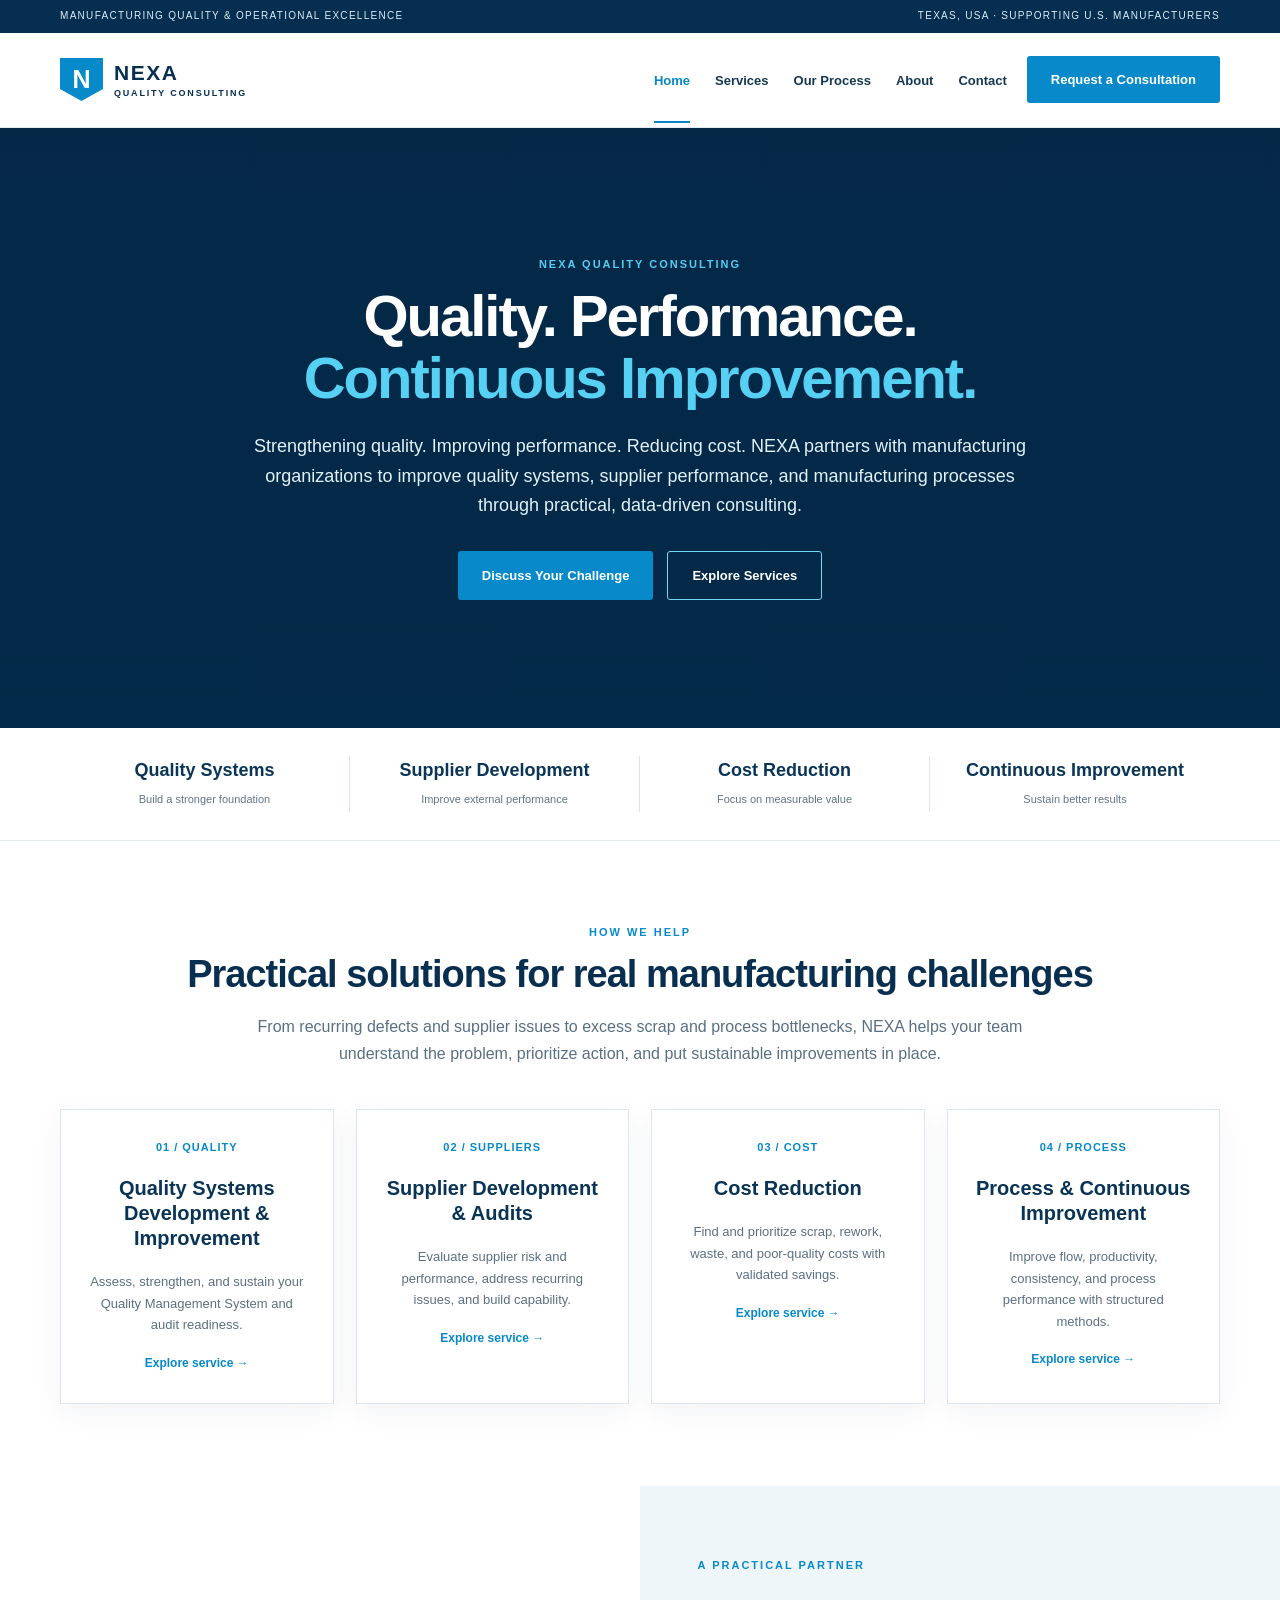
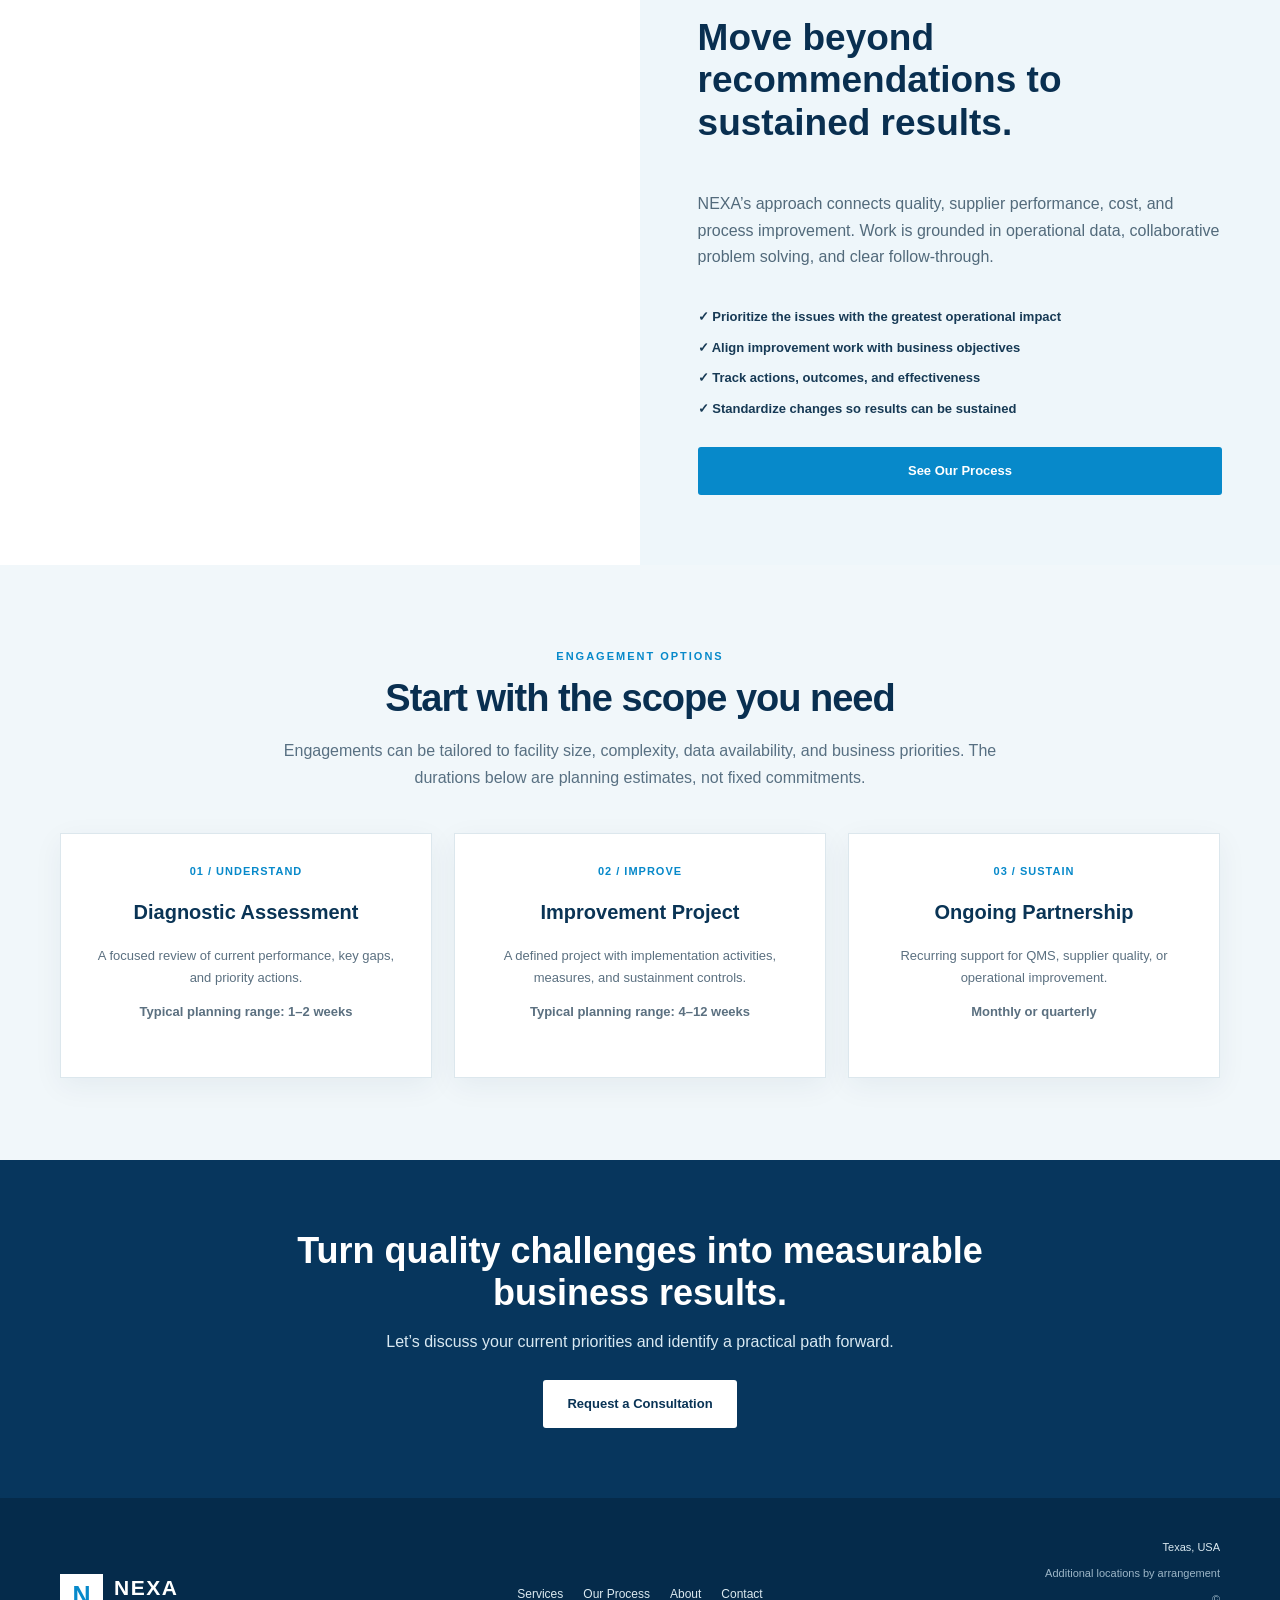
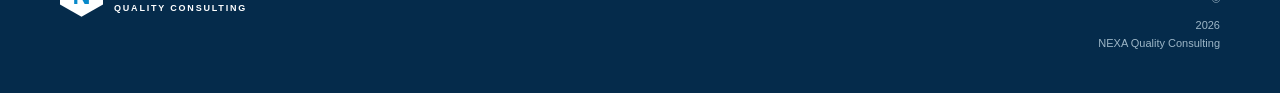
<file: index.html>
<!doctype html>
<html lang="en">
<head>
  <meta charset="utf-8">
  <meta name="viewport" content="width=device-width, initial-scale=1">
  <meta name="description" content="NEXA Quality Consulting helps manufacturers strengthen quality systems, improve supplier performance, reduce operating costs, and sustain continuous improvement.">
  <meta name="theme-color" content="#062e51">
  <title>NEXA Quality Consulting | Quality. Performance. Continuous Improvement.</title>
  <link rel="canonical" href="https://nexaqualitysolutions.com/">
  <link rel="stylesheet" href="styles.css">
  <script src="script.js" defer></script>
</head>
<body>
  <div class="topbar"><div class="container"><span>MANUFACTURING QUALITY & OPERATIONAL EXCELLENCE</span><span>TEXAS, USA · SUPPORTING U.S. MANUFACTURERS</span></div></div>
  <header class="header"><div class="container navwrap">
    <a class="logo" href="index.html" aria-label="NEXA Quality Consulting home"><span class="logo-mark">N</span><span class="logo-text">NEXA <small>QUALITY CONSULTING</small></span></a>
    <button class="menu" type="button" aria-expanded="false" aria-controls="site-nav" aria-label="Open navigation">☰</button>
    <nav class="nav" id="site-nav" aria-label="Main navigation">
      <a class="active" href="index.html">Home</a><a href="services.html">Services</a><a href="process.html">Our Process</a><a href="about.html">About</a><a href="contact.html">Contact</a>
    </nav><a class="btn btn-blue navbtn" href="contact.html">Request a Consultation</a>
  </div></header>
  <main>
    <section class="hero-home"><div class="container inner">
      <div class="eyebrow">NEXA QUALITY CONSULTING</div>
      <h1>Quality. Performance.<br><span>Continuous Improvement.</span></h1>
      <p>Strengthening quality. Improving performance. Reducing cost. NEXA partners with manufacturing organizations to improve quality systems, supplier performance, and manufacturing processes through practical, data-driven consulting.</p>
      <div class="hero-buttons"><a class="btn btn-blue" href="contact.html">Discuss Your Challenge</a><a class="btn btn-outline" href="services.html">Explore Services</a></div>
    </div></section>
    <section class="trust"><div class="container trustgrid">
      <div><strong>Quality Systems</strong><span>Build a stronger foundation</span></div><div><strong>Supplier Development</strong><span>Improve external performance</span></div><div><strong>Cost Reduction</strong><span>Focus on measurable value</span></div><div><strong>Continuous Improvement</strong><span>Sustain better results</span></div>
    </div></section>
    <section class="section"><div class="container center">
      <div class="eyebrow">HOW WE HELP</div><h2>Practical solutions for real manufacturing challenges</h2>
      <p>From recurring defects and supplier issues to excess scrap and process bottlenecks, NEXA helps your team understand the problem, prioritize action, and put sustainable improvements in place.</p>
      <div class="cards four">
        <article class="card result-card"><div class="number">01 / QUALITY</div><h3>Quality Systems Development & Improvement</h3><p>Assess, strengthen, and sustain your Quality Management System and audit readiness.</p><a href="services.html#quality">Explore service →</a></article>
        <article class="card result-card"><div class="number">02 / SUPPLIERS</div><h3>Supplier Development & Audits</h3><p>Evaluate supplier risk and performance, address recurring issues, and build capability.</p><a href="services.html#suppliers">Explore service →</a></article>
        <article class="card result-card"><div class="number">03 / COST</div><h3>Cost Reduction</h3><p>Find and prioritize scrap, rework, waste, and poor-quality costs with validated savings.</p><a href="services.html#cost">Explore service →</a></article>
        <article class="card result-card"><div class="number">04 / PROCESS</div><h3>Process & Continuous Improvement</h3><p>Improve flow, productivity, consistency, and process performance with structured methods.</p><a href="services.html#improvement">Explore service →</a></article>
      </div>
    </div></section>
    <section class="split"><div class="photo" role="img" aria-label="Manufacturing equipment and production environment"></div><div class="copy">
      <div class="eyebrow">A PRACTICAL PARTNER</div><h2>Move beyond recommendations to sustained results.</h2>
      <p>NEXA’s approach connects quality, supplier performance, cost, and process improvement. Work is grounded in operational data, collaborative problem solving, and clear follow-through.</p>
      <div class="checks"><span>✓ Prioritize the issues with the greatest operational impact</span><span>✓ Align improvement work with business objectives</span><span>✓ Track actions, outcomes, and effectiveness</span><span>✓ Standardize changes so results can be sustained</span></div>
      <a class="btn btn-blue" href="process.html">See Our Process</a>
    </div></section>
    <section class="section light-band"><div class="container center">
      <div class="eyebrow">ENGAGEMENT OPTIONS</div><h2>Start with the scope you need</h2><p>Engagements can be tailored to facility size, complexity, data availability, and business priorities. The durations below are planning estimates, not fixed commitments.</p>
      <div class="cards">
        <article class="card"><div class="number">01 / UNDERSTAND</div><h3>Diagnostic Assessment</h3><p>A focused review of current performance, key gaps, and priority actions.</p><p><strong>Typical planning range: 1–2 weeks</strong></p></article>
        <article class="card"><div class="number">02 / IMPROVE</div><h3>Improvement Project</h3><p>A defined project with implementation activities, measures, and sustainment controls.</p><p><strong>Typical planning range: 4–12 weeks</strong></p></article>
        <article class="card"><div class="number">03 / SUSTAIN</div><h3>Ongoing Partnership</h3><p>Recurring support for QMS, supplier quality, or operational improvement.</p><p><strong>Monthly or quarterly</strong></p></article>
      </div>
    </div></section>
    <section class="blue-band"><div class="container"><h2>Turn quality challenges into measurable business results.</h2><p>Let’s discuss your current priorities and identify a practical path forward.</p><a class="btn btn-light" href="contact.html">Request a Consultation</a></div></section>
  </main>
  <footer class="footer"><div class="container footergrid"><a class="logo footerlogo" href="index.html"><span class="logo-mark">N</span><span class="logo-text">NEXA <small>QUALITY CONSULTING</small></span></a><div class="footerlinks"><a href="services.html">Services</a><a href="process.html">Our Process</a><a href="about.html">About</a><a href="contact.html">Contact</a></div><div class="footerright">Texas, USA<span>Additional locations by arrangement</span><span>© <span data-year></span> NEXA Quality Consulting</span></div></div></footer>
</body></html>
</file>
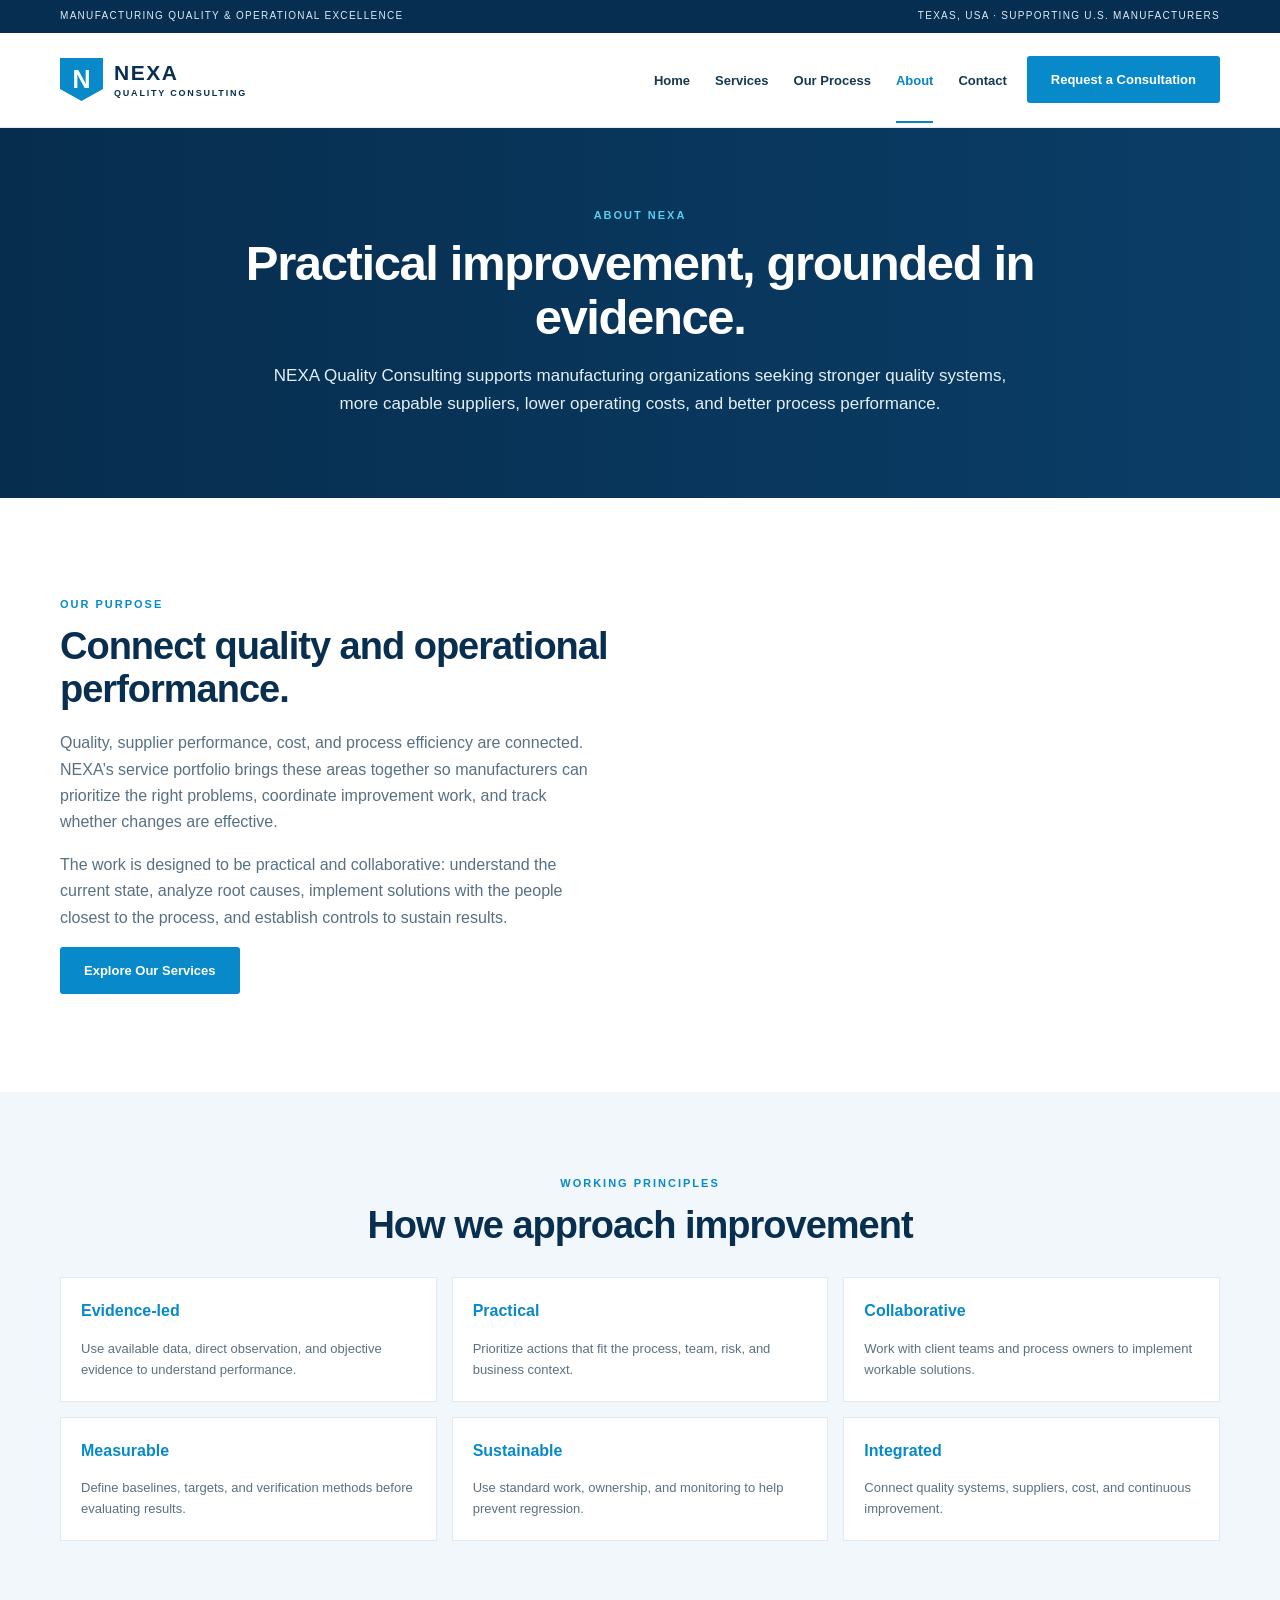
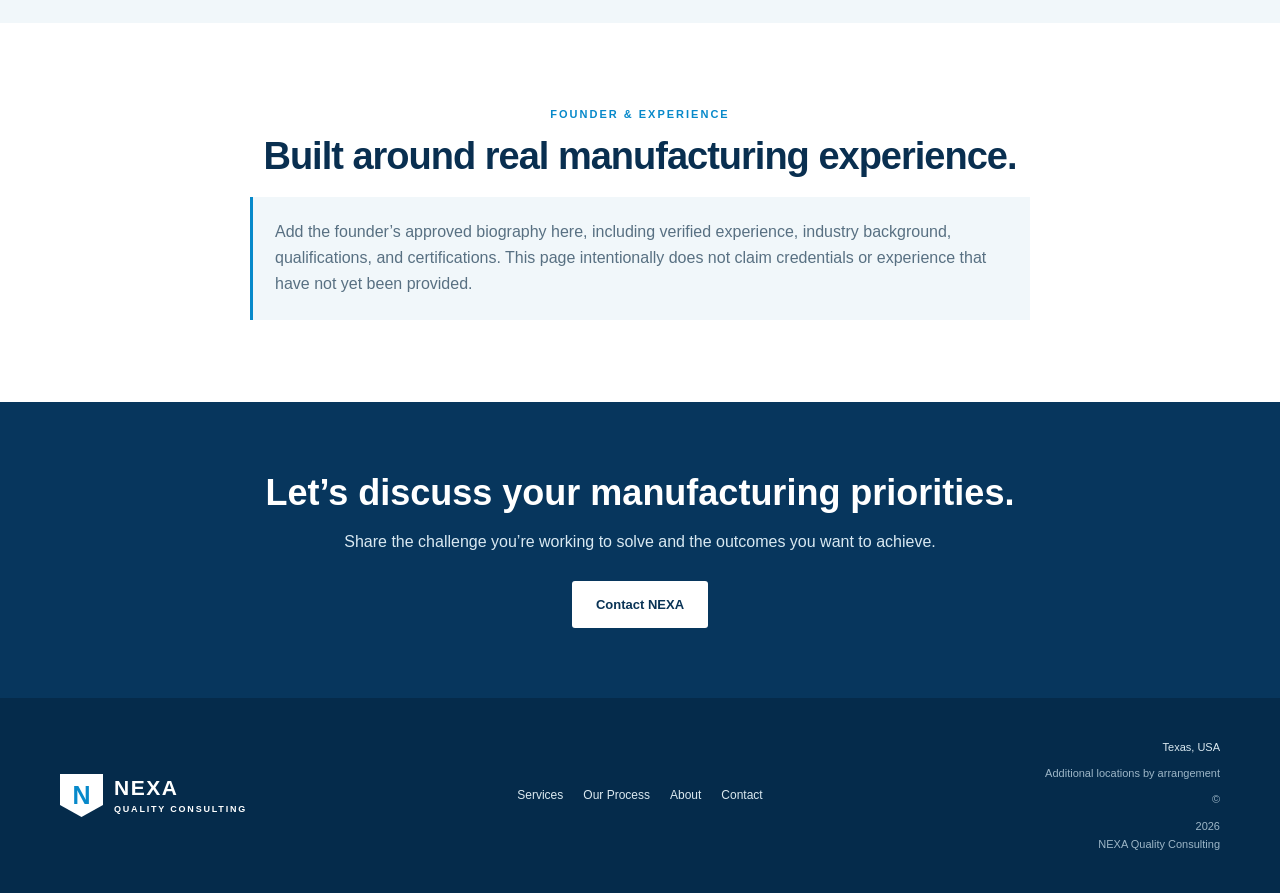
<file: about.html>
<!doctype html>
<html lang="en">
<head><meta charset="utf-8"><meta name="viewport" content="width=device-width, initial-scale=1"><meta name="description" content="Learn about NEXA Quality Consulting's practical, data-driven approach to manufacturing quality and operational improvement."><meta name="theme-color" content="#062e51"><title>About | NEXA Quality Consulting</title><link rel="canonical" href="https://nexaqualitysolutions.com/about.html"><link rel="stylesheet" href="styles.css"><script src="script.js" defer></script></head>
<body>
<div class="topbar"><div class="container"><span>MANUFACTURING QUALITY & OPERATIONAL EXCELLENCE</span><span>TEXAS, USA · SUPPORTING U.S. MANUFACTURERS</span></div></div>
<header class="header"><div class="container navwrap"><a class="logo" href="index.html" aria-label="NEXA Quality Consulting home"><span class="logo-mark">N</span><span class="logo-text">NEXA <small>QUALITY CONSULTING</small></span></a><button class="menu" type="button" aria-expanded="false" aria-controls="site-nav" aria-label="Open navigation">☰</button><nav class="nav" id="site-nav" aria-label="Main navigation"><a href="index.html">Home</a><a href="services.html">Services</a><a href="process.html">Our Process</a><a class="active" href="about.html">About</a><a href="contact.html">Contact</a></nav><a class="btn btn-blue navbtn" href="contact.html">Request a Consultation</a></div></header>
<main>
<section class="page-hero"><div class="container inner"><div class="eyebrow">ABOUT NEXA</div><h1>Practical improvement, grounded in evidence.</h1><p>NEXA Quality Consulting supports manufacturing organizations seeking stronger quality systems, more capable suppliers, lower operating costs, and better process performance.</p></div></section>
<section class="section"><div class="container aboutgrid"><div class="aboutcopy"><div class="eyebrow">OUR PURPOSE</div><h2 class="section-title">Connect quality and operational performance.</h2><p>Quality, supplier performance, cost, and process efficiency are connected. NEXA’s service portfolio brings these areas together so manufacturers can prioritize the right problems, coordinate improvement work, and track whether changes are effective.</p><p>The work is designed to be practical and collaborative: understand the current state, analyze root causes, implement solutions with the people closest to the process, and establish controls to sustain results.</p><a class="btn btn-blue" href="services.html">Explore Our Services</a></div><div class="aboutphoto" role="img" aria-label="Team collaborating on operational improvement"></div></div></section>
<section class="section light-band"><div class="container center"><div class="eyebrow">WORKING PRINCIPLES</div><h2>How we approach improvement</h2><div class="values"><div class="value"><strong>Evidence-led</strong><p>Use available data, direct observation, and objective evidence to understand performance.</p></div><div class="value"><strong>Practical</strong><p>Prioritize actions that fit the process, team, risk, and business context.</p></div><div class="value"><strong>Collaborative</strong><p>Work with client teams and process owners to implement workable solutions.</p></div><div class="value"><strong>Measurable</strong><p>Define baselines, targets, and verification methods before evaluating results.</p></div><div class="value"><strong>Sustainable</strong><p>Use standard work, ownership, and monitoring to help prevent regression.</p></div><div class="value"><strong>Integrated</strong><p>Connect quality systems, suppliers, cost, and continuous improvement.</p></div></div></div></section>
<section class="section"><div class="container center"><div class="eyebrow">FOUNDER & EXPERIENCE</div><h2>Built around real manufacturing experience.</h2><p class="about-placeholder">Add the founder’s approved biography here, including verified experience, industry background, qualifications, and certifications. This page intentionally does not claim credentials or experience that have not yet been provided.</p></div></section>
<section class="blue-band"><div class="container"><h2>Let’s discuss your manufacturing priorities.</h2><p>Share the challenge you’re working to solve and the outcomes you want to achieve.</p><a class="btn btn-light" href="contact.html">Contact NEXA</a></div></section>
</main>
<footer class="footer"><div class="container footergrid"><a class="logo footerlogo" href="index.html"><span class="logo-mark">N</span><span class="logo-text">NEXA <small>QUALITY CONSULTING</small></span></a><div class="footerlinks"><a href="services.html">Services</a><a href="process.html">Our Process</a><a href="about.html">About</a><a href="contact.html">Contact</a></div><div class="footerright">Texas, USA<span>Additional locations by arrangement</span><span>© <span data-year></span> NEXA Quality Consulting</span></div></div></footer>
</body></html>
</file>
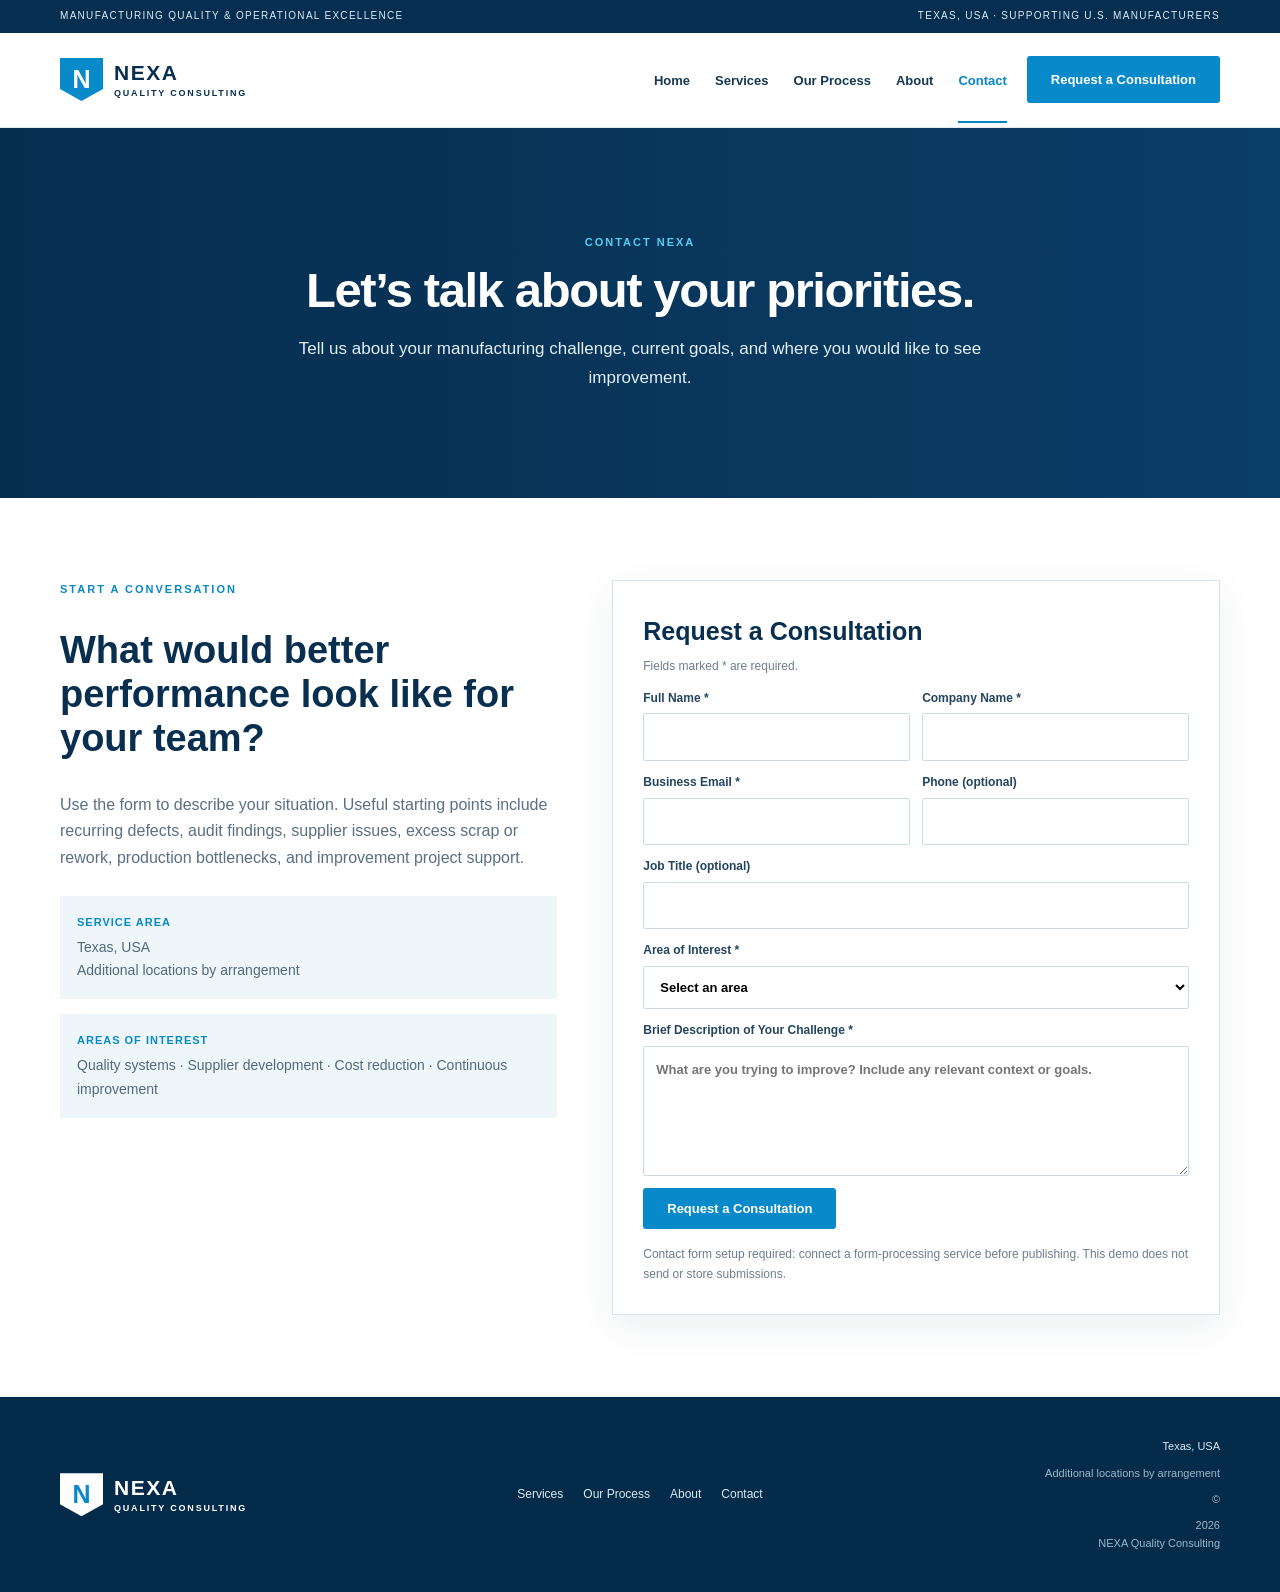
<file: contact.html>
<!doctype html>
<html lang="en">
<head><meta charset="utf-8"><meta name="viewport" content="width=device-width, initial-scale=1"><meta name="description" content="Contact NEXA Quality Consulting to discuss manufacturing quality systems, supplier performance, cost reduction, or continuous improvement."><meta name="theme-color" content="#062e51"><title>Contact | NEXA Quality Consulting</title><link rel="canonical" href="https://nexaqualitysolutions.com/contact.html"><link rel="stylesheet" href="styles.css"><script src="script.js" defer></script></head>
<body>
<div class="topbar"><div class="container"><span>MANUFACTURING QUALITY & OPERATIONAL EXCELLENCE</span><span>TEXAS, USA · SUPPORTING U.S. MANUFACTURERS</span></div></div>
<header class="header"><div class="container navwrap"><a class="logo" href="index.html" aria-label="NEXA Quality Consulting home"><span class="logo-mark">N</span><span class="logo-text">NEXA <small>QUALITY CONSULTING</small></span></a><button class="menu" type="button" aria-expanded="false" aria-controls="site-nav" aria-label="Open navigation">☰</button><nav class="nav" id="site-nav" aria-label="Main navigation"><a href="index.html">Home</a><a href="services.html">Services</a><a href="process.html">Our Process</a><a href="about.html">About</a><a class="active" href="contact.html">Contact</a></nav><a class="btn btn-blue navbtn" href="contact.html">Request a Consultation</a></div></header>
<main>
<section class="page-hero"><div class="container inner"><div class="eyebrow">CONTACT NEXA</div><h1>Let’s talk about your priorities.</h1><p>Tell us about your manufacturing challenge, current goals, and where you would like to see improvement.</p></div></section>
<section class="section"><div class="container contactwrap"><div class="contactinfo"><div class="eyebrow">START A CONVERSATION</div><h2>What would better performance look like for your team?</h2><p>Use the form to describe your situation. Useful starting points include recurring defects, audit findings, supplier issues, excess scrap or rework, production bottlenecks, and improvement project support.</p><div class="contactdetails"><div><strong>SERVICE AREA</strong>Texas, USA<br>Additional locations by arrangement</div><div><strong>AREAS OF INTEREST</strong>Quality systems · Supplier development · Cost reduction · Continuous improvement</div></div></div>
<form class="formbox" id="contact-form">
  <h2>Request a Consultation</h2><p class="form-intro">Fields marked * are required.</p>
  <div class="formrow"><label>Full Name *<input name="name" autocomplete="name" required></label><label>Company Name *<input name="company" autocomplete="organization" required></label></div>
  <div class="formrow"><label>Business Email *<input name="email" type="email" autocomplete="email" required></label><label>Phone (optional)<input name="phone" type="tel" autocomplete="tel"></label></div>
  <label>Job Title (optional)<input name="job_title" autocomplete="organization-title"></label>
  <label>Area of Interest *<select name="interest" required><option value="">Select an area</option><option>Quality Systems Development & Improvement</option><option>Supplier Development & Supplier Audits</option><option>Cost Reduction</option><option>Process & Continuous Improvement</option><option>Multiple areas / Not sure yet</option></select></label>
  <label>Brief Description of Your Challenge *<textarea name="message" required minlength="10" placeholder="What are you trying to improve? Include any relevant context or goals."></textarea></label>
  <button class="btn btn-blue" type="submit">Request a Consultation</button>
  <p class="form-status" id="form-status" role="status" aria-live="polite">Contact form setup required: connect a form-processing service before publishing. This demo does not send or store submissions.</p>
</form></div></section>
</main>
<footer class="footer"><div class="container footergrid"><a class="logo footerlogo" href="index.html"><span class="logo-mark">N</span><span class="logo-text">NEXA <small>QUALITY CONSULTING</small></span></a><div class="footerlinks"><a href="services.html">Services</a><a href="process.html">Our Process</a><a href="about.html">About</a><a href="contact.html">Contact</a></div><div class="footerright">Texas, USA<span>Additional locations by arrangement</span><span>© <span data-year></span> NEXA Quality Consulting</span></div></div></footer>
</body></html>
</file>
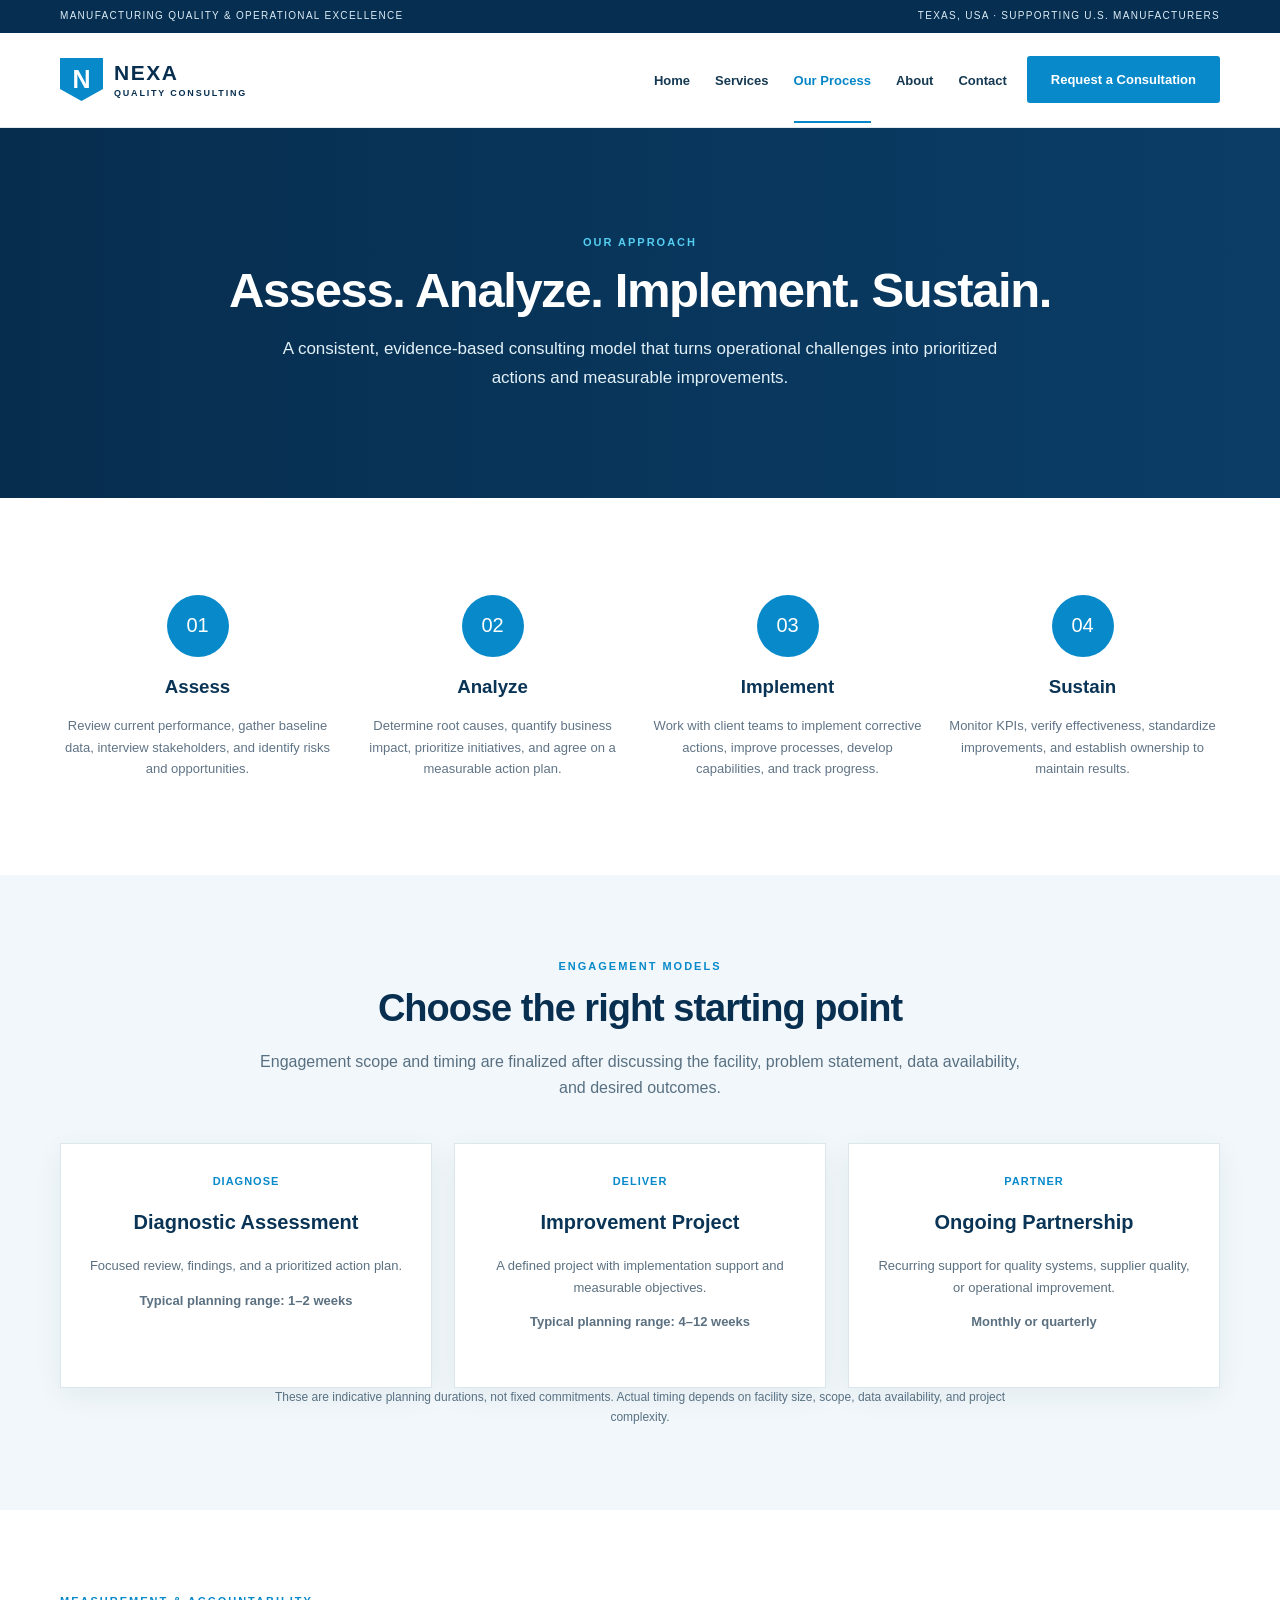
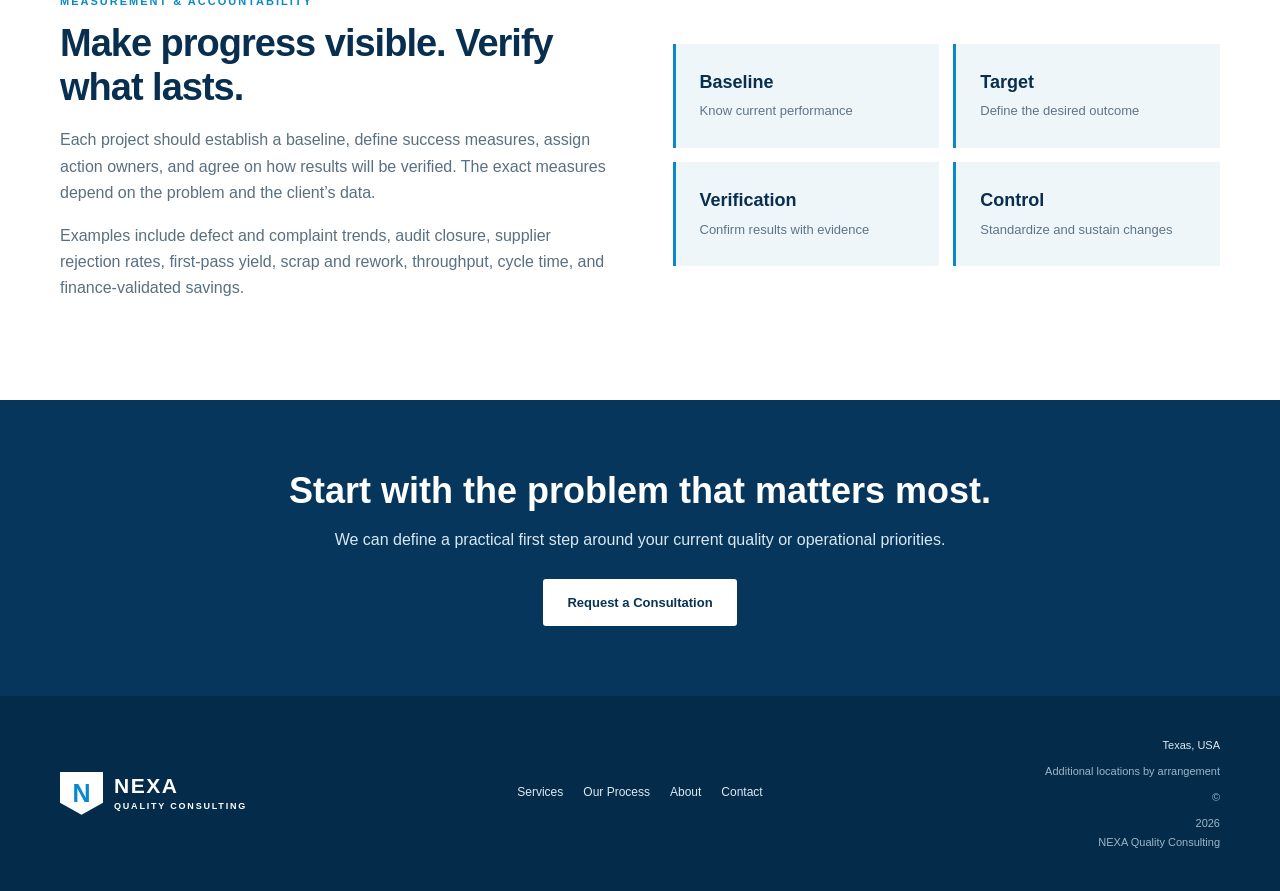
<file: process.html>
<!doctype html>
<html lang="en">
<head><meta charset="utf-8"><meta name="viewport" content="width=device-width, initial-scale=1"><meta name="description" content="Learn how NEXA Quality Consulting assesses manufacturing challenges, analyzes root causes, implements improvements, and sustains results."><meta name="theme-color" content="#062e51"><title>Our Process | NEXA Quality Consulting</title><link rel="canonical" href="https://nexaqualitysolutions.com/process.html"><link rel="stylesheet" href="styles.css"><script src="script.js" defer></script></head>
<body>
<div class="topbar"><div class="container"><span>MANUFACTURING QUALITY & OPERATIONAL EXCELLENCE</span><span>TEXAS, USA · SUPPORTING U.S. MANUFACTURERS</span></div></div>
<header class="header"><div class="container navwrap"><a class="logo" href="index.html" aria-label="NEXA Quality Consulting home"><span class="logo-mark">N</span><span class="logo-text">NEXA <small>QUALITY CONSULTING</small></span></a><button class="menu" type="button" aria-expanded="false" aria-controls="site-nav" aria-label="Open navigation">☰</button><nav class="nav" id="site-nav" aria-label="Main navigation"><a href="index.html">Home</a><a href="services.html">Services</a><a class="active" href="process.html">Our Process</a><a href="about.html">About</a><a href="contact.html">Contact</a></nav><a class="btn btn-blue navbtn" href="contact.html">Request a Consultation</a></div></header>
<main>
<section class="page-hero"><div class="container inner"><div class="eyebrow">OUR APPROACH</div><h1>Assess. Analyze. Implement. Sustain.</h1><p>A consistent, evidence-based consulting model that turns operational challenges into prioritized actions and measurable improvements.</p></div></section>
<section class="section"><div class="container"><div class="process process-large">
<article class="process-item"><div class="circle">01</div><h3>Assess</h3><p>Review current performance, gather baseline data, interview stakeholders, and identify risks and opportunities.</p></article>
<article class="process-item"><div class="circle">02</div><h3>Analyze</h3><p>Determine root causes, quantify business impact, prioritize initiatives, and agree on a measurable action plan.</p></article>
<article class="process-item"><div class="circle">03</div><h3>Implement</h3><p>Work with client teams to implement corrective actions, improve processes, develop capabilities, and track progress.</p></article>
<article class="process-item"><div class="circle">04</div><h3>Sustain</h3><p>Monitor KPIs, verify effectiveness, standardize improvements, and establish ownership to maintain results.</p></article>
</div></div></section>
<section class="section light-band"><div class="container center"><div class="eyebrow">ENGAGEMENT MODELS</div><h2>Choose the right starting point</h2><p>Engagement scope and timing are finalized after discussing the facility, problem statement, data availability, and desired outcomes.</p><div class="cards">
<article class="card"><div class="number">DIAGNOSE</div><h3>Diagnostic Assessment</h3><p>Focused review, findings, and a prioritized action plan.</p><p><strong>Typical planning range: 1–2 weeks</strong></p></article>
<article class="card"><div class="number">DELIVER</div><h3>Improvement Project</h3><p>A defined project with implementation support and measurable objectives.</p><p><strong>Typical planning range: 4–12 weeks</strong></p></article>
<article class="card"><div class="number">PARTNER</div><h3>Ongoing Partnership</h3><p>Recurring support for quality systems, supplier quality, or operational improvement.</p><p><strong>Monthly or quarterly</strong></p></article>
</div><p class="note">These are indicative planning durations, not fixed commitments. Actual timing depends on facility size, scope, data availability, and project complexity.</p></div></section>
<section class="section"><div class="container aboutgrid"><div class="aboutcopy"><div class="eyebrow">MEASUREMENT & ACCOUNTABILITY</div><h2 class="section-title">Make progress visible. Verify what lasts.</h2><p>Each project should establish a baseline, define success measures, assign action owners, and agree on how results will be verified. The exact measures depend on the problem and the client’s data.</p><p>Examples include defect and complaint trends, audit closure, supplier rejection rates, first-pass yield, scrap and rework, throughput, cycle time, and finance-validated savings.</p></div><div class="metric-panel"><div><strong>Baseline</strong><span>Know current performance</span></div><div><strong>Target</strong><span>Define the desired outcome</span></div><div><strong>Verification</strong><span>Confirm results with evidence</span></div><div><strong>Control</strong><span>Standardize and sustain changes</span></div></div></div></section>
<section class="blue-band"><div class="container"><h2>Start with the problem that matters most.</h2><p>We can define a practical first step around your current quality or operational priorities.</p><a class="btn btn-light" href="contact.html">Request a Consultation</a></div></section>
</main>
<footer class="footer"><div class="container footergrid"><a class="logo footerlogo" href="index.html"><span class="logo-mark">N</span><span class="logo-text">NEXA <small>QUALITY CONSULTING</small></span></a><div class="footerlinks"><a href="services.html">Services</a><a href="process.html">Our Process</a><a href="about.html">About</a><a href="contact.html">Contact</a></div><div class="footerright">Texas, USA<span>Additional locations by arrangement</span><span>© <span data-year></span> NEXA Quality Consulting</span></div></div></footer>
</body></html>
</file>
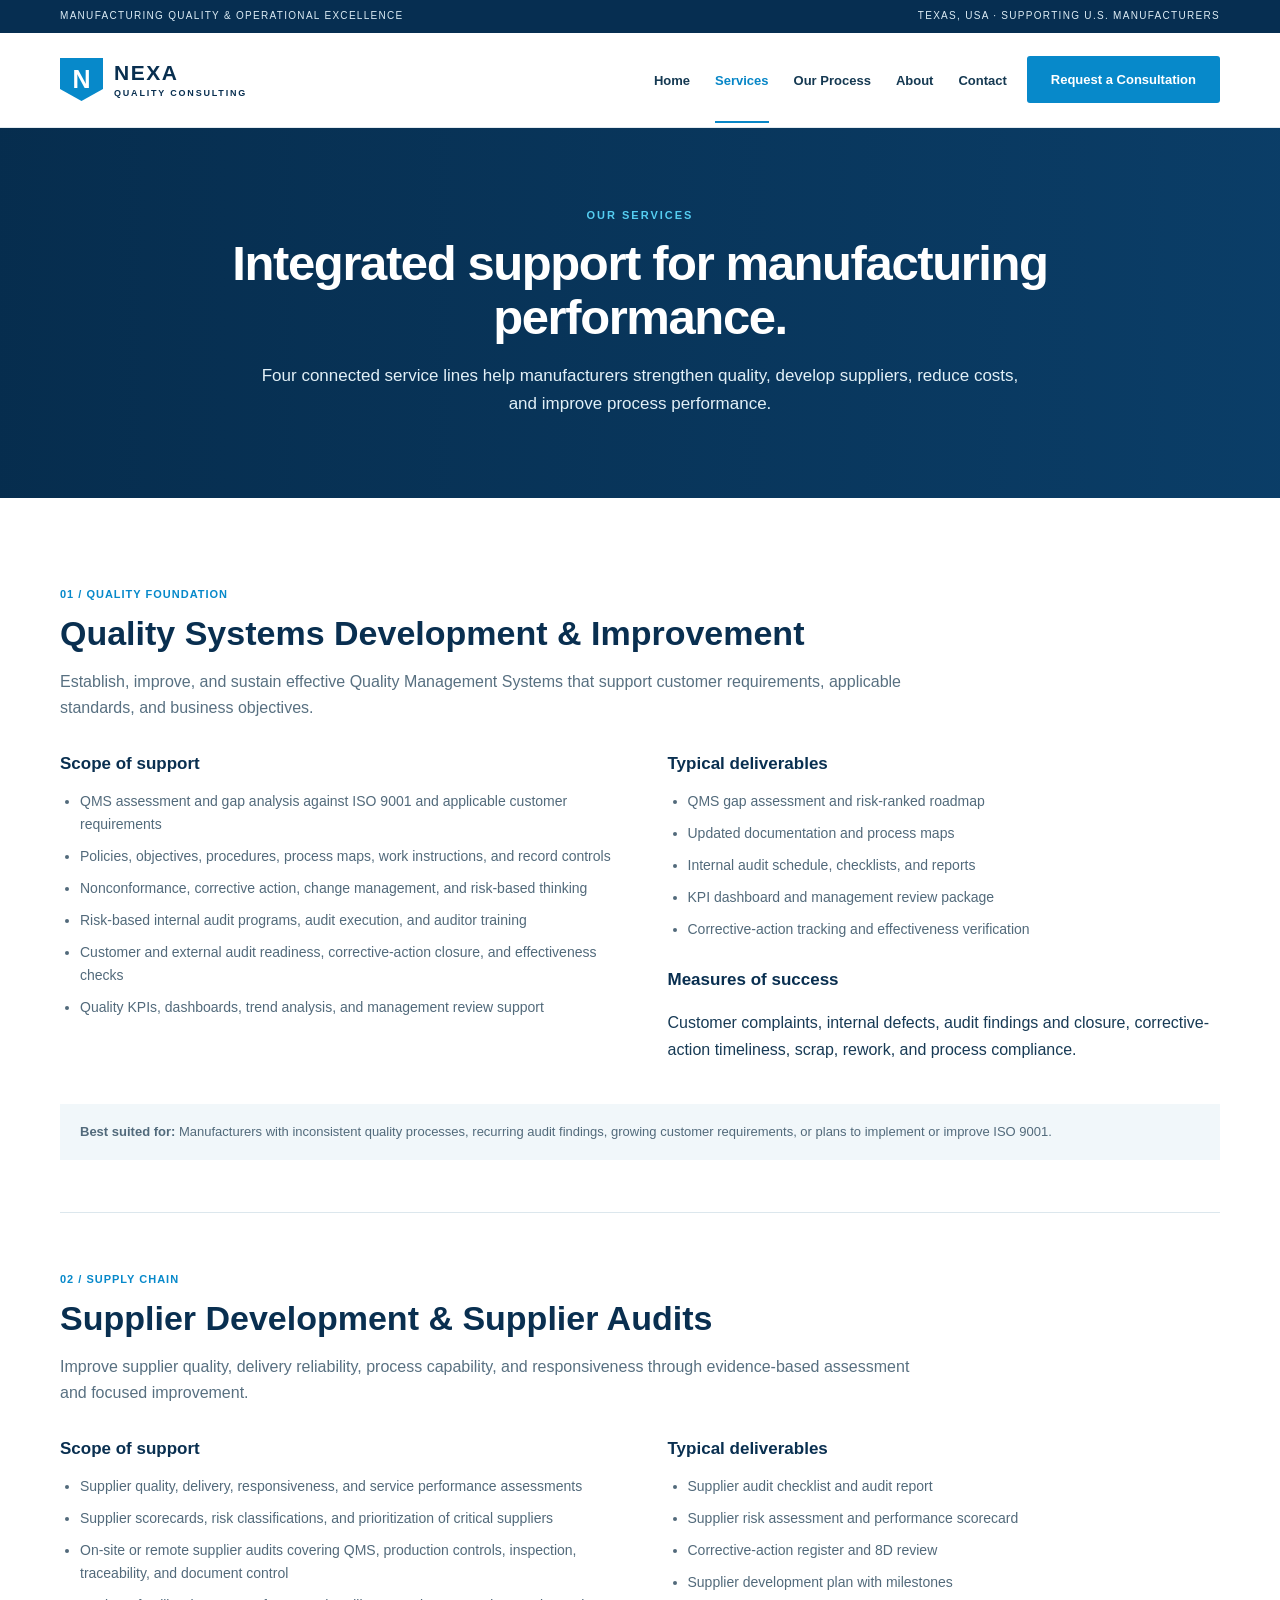
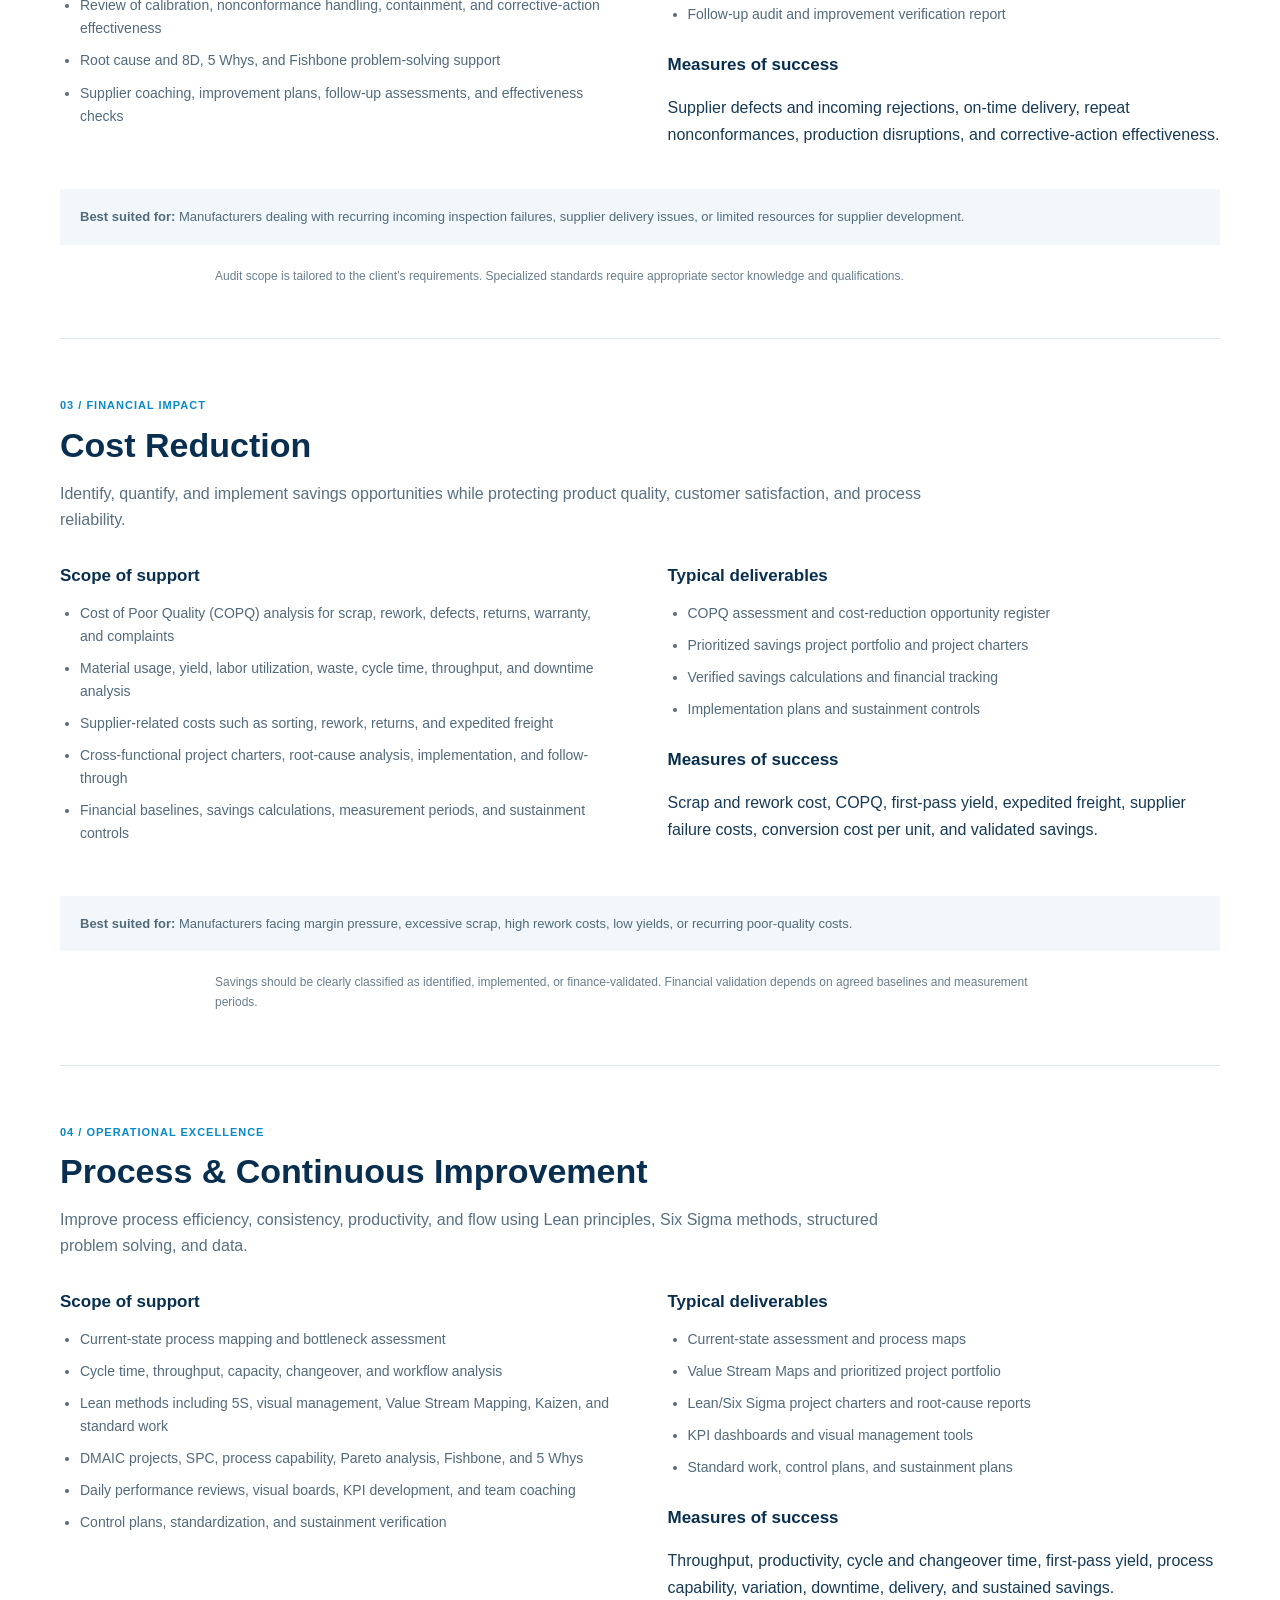
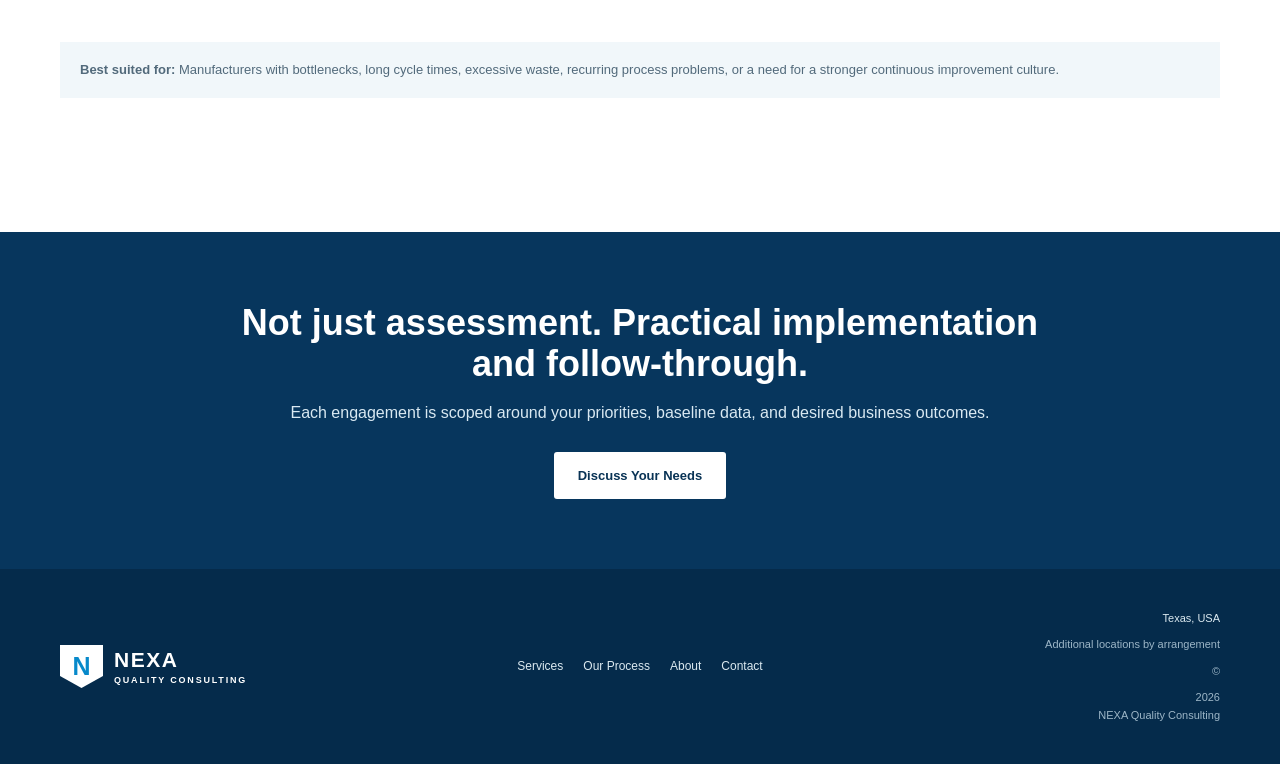
<file: services.html>
<!doctype html>
<html lang="en">
<head><meta charset="utf-8"><meta name="viewport" content="width=device-width, initial-scale=1"><meta name="description" content="Explore NEXA Quality Consulting services: quality systems, supplier development and audits, cost reduction, and process improvement."><meta name="theme-color" content="#062e51"><title>Services | NEXA Quality Consulting</title><link rel="canonical" href="https://nexaqualitysolutions.com/services.html"><link rel="stylesheet" href="styles.css"><script src="script.js" defer></script></head>
<body>
<div class="topbar"><div class="container"><span>MANUFACTURING QUALITY & OPERATIONAL EXCELLENCE</span><span>TEXAS, USA · SUPPORTING U.S. MANUFACTURERS</span></div></div>
<header class="header"><div class="container navwrap"><a class="logo" href="index.html" aria-label="NEXA Quality Consulting home"><span class="logo-mark">N</span><span class="logo-text">NEXA <small>QUALITY CONSULTING</small></span></a><button class="menu" type="button" aria-expanded="false" aria-controls="site-nav" aria-label="Open navigation">☰</button><nav class="nav" id="site-nav" aria-label="Main navigation"><a href="index.html">Home</a><a class="active" href="services.html">Services</a><a href="process.html">Our Process</a><a href="about.html">About</a><a href="contact.html">Contact</a></nav><a class="btn btn-blue navbtn" href="contact.html">Request a Consultation</a></div></header>
<main>
<section class="page-hero"><div class="container inner"><div class="eyebrow">OUR SERVICES</div><h1>Integrated support for manufacturing performance.</h1><p>Four connected service lines help manufacturers strengthen quality, develop suppliers, reduce costs, and improve process performance.</p></div></section>
<section class="section"><div class="container">
<article class="service-detail" id="quality"><div class="service-head"><span class="number">01 / QUALITY FOUNDATION</span><h2>Quality Systems Development & Improvement</h2><p>Establish, improve, and sustain effective Quality Management Systems that support customer requirements, applicable standards, and business objectives.</p></div><div class="service-columns"><div><h3>Scope of support</h3><ul><li>QMS assessment and gap analysis against ISO 9001 and applicable customer requirements</li><li>Policies, objectives, procedures, process maps, work instructions, and record controls</li><li>Nonconformance, corrective action, change management, and risk-based thinking</li><li>Risk-based internal audit programs, audit execution, and auditor training</li><li>Customer and external audit readiness, corrective-action closure, and effectiveness checks</li><li>Quality KPIs, dashboards, trend analysis, and management review support</li></ul></div><div><h3>Typical deliverables</h3><ul><li>QMS gap assessment and risk-ranked roadmap</li><li>Updated documentation and process maps</li><li>Internal audit schedule, checklists, and reports</li><li>KPI dashboard and management review package</li><li>Corrective-action tracking and effectiveness verification</li></ul><h3>Measures of success</h3><p>Customer complaints, internal defects, audit findings and closure, corrective-action timeliness, scrap, rework, and process compliance.</p></div></div><p class="ideal"><strong>Best suited for:</strong> Manufacturers with inconsistent quality processes, recurring audit findings, growing customer requirements, or plans to implement or improve ISO 9001.</p></article>
<article class="service-detail" id="suppliers"><div class="service-head"><span class="number">02 / SUPPLY CHAIN</span><h2>Supplier Development & Supplier Audits</h2><p>Improve supplier quality, delivery reliability, process capability, and responsiveness through evidence-based assessment and focused improvement.</p></div><div class="service-columns"><div><h3>Scope of support</h3><ul><li>Supplier quality, delivery, responsiveness, and service performance assessments</li><li>Supplier scorecards, risk classifications, and prioritization of critical suppliers</li><li>On-site or remote supplier audits covering QMS, production controls, inspection, traceability, and document control</li><li>Review of calibration, nonconformance handling, containment, and corrective-action effectiveness</li><li>Root cause and 8D, 5 Whys, and Fishbone problem-solving support</li><li>Supplier coaching, improvement plans, follow-up assessments, and effectiveness checks</li></ul></div><div><h3>Typical deliverables</h3><ul><li>Supplier audit checklist and audit report</li><li>Supplier risk assessment and performance scorecard</li><li>Corrective-action register and 8D review</li><li>Supplier development plan with milestones</li><li>Follow-up audit and improvement verification report</li></ul><h3>Measures of success</h3><p>Supplier defects and incoming rejections, on-time delivery, repeat nonconformances, production disruptions, and corrective-action effectiveness.</p></div></div><p class="ideal"><strong>Best suited for:</strong> Manufacturers dealing with recurring incoming inspection failures, supplier delivery issues, or limited resources for supplier development.</p><p class="note">Audit scope is tailored to the client’s requirements. Specialized standards require appropriate sector knowledge and qualifications.</p></article>
<article class="service-detail" id="cost"><div class="service-head"><span class="number">03 / FINANCIAL IMPACT</span><h2>Cost Reduction</h2><p>Identify, quantify, and implement savings opportunities while protecting product quality, customer satisfaction, and process reliability.</p></div><div class="service-columns"><div><h3>Scope of support</h3><ul><li>Cost of Poor Quality (COPQ) analysis for scrap, rework, defects, returns, warranty, and complaints</li><li>Material usage, yield, labor utilization, waste, cycle time, throughput, and downtime analysis</li><li>Supplier-related costs such as sorting, rework, returns, and expedited freight</li><li>Cross-functional project charters, root-cause analysis, implementation, and follow-through</li><li>Financial baselines, savings calculations, measurement periods, and sustainment controls</li></ul></div><div><h3>Typical deliverables</h3><ul><li>COPQ assessment and cost-reduction opportunity register</li><li>Prioritized savings project portfolio and project charters</li><li>Verified savings calculations and financial tracking</li><li>Implementation plans and sustainment controls</li></ul><h3>Measures of success</h3><p>Scrap and rework cost, COPQ, first-pass yield, expedited freight, supplier failure costs, conversion cost per unit, and validated savings.</p></div></div><p class="ideal"><strong>Best suited for:</strong> Manufacturers facing margin pressure, excessive scrap, high rework costs, low yields, or recurring poor-quality costs.</p><p class="note">Savings should be clearly classified as identified, implemented, or finance-validated. Financial validation depends on agreed baselines and measurement periods.</p></article>
<article class="service-detail" id="improvement"><div class="service-head"><span class="number">04 / OPERATIONAL EXCELLENCE</span><h2>Process & Continuous Improvement</h2><p>Improve process efficiency, consistency, productivity, and flow using Lean principles, Six Sigma methods, structured problem solving, and data.</p></div><div class="service-columns"><div><h3>Scope of support</h3><ul><li>Current-state process mapping and bottleneck assessment</li><li>Cycle time, throughput, capacity, changeover, and workflow analysis</li><li>Lean methods including 5S, visual management, Value Stream Mapping, Kaizen, and standard work</li><li>DMAIC projects, SPC, process capability, Pareto analysis, Fishbone, and 5 Whys</li><li>Daily performance reviews, visual boards, KPI development, and team coaching</li><li>Control plans, standardization, and sustainment verification</li></ul></div><div><h3>Typical deliverables</h3><ul><li>Current-state assessment and process maps</li><li>Value Stream Maps and prioritized project portfolio</li><li>Lean/Six Sigma project charters and root-cause reports</li><li>KPI dashboards and visual management tools</li><li>Standard work, control plans, and sustainment plans</li></ul><h3>Measures of success</h3><p>Throughput, productivity, cycle and changeover time, first-pass yield, process capability, variation, downtime, delivery, and sustained savings.</p></div></div><p class="ideal"><strong>Best suited for:</strong> Manufacturers with bottlenecks, long cycle times, excessive waste, recurring process problems, or a need for a stronger continuous improvement culture.</p></article>
</div></section>
<section class="blue-band"><div class="container"><h2>Not just assessment. Practical implementation and follow-through.</h2><p>Each engagement is scoped around your priorities, baseline data, and desired business outcomes.</p><a class="btn btn-light" href="contact.html">Discuss Your Needs</a></div></section>
</main>
<footer class="footer"><div class="container footergrid"><a class="logo footerlogo" href="index.html"><span class="logo-mark">N</span><span class="logo-text">NEXA <small>QUALITY CONSULTING</small></span></a><div class="footerlinks"><a href="services.html">Services</a><a href="process.html">Our Process</a><a href="about.html">About</a><a href="contact.html">Contact</a></div><div class="footerright">Texas, USA<span>Additional locations by arrangement</span><span>© <span data-year></span> NEXA Quality Consulting</span></div></div></footer>
</body></html>
</file>
<file: styles.css>
*{box-sizing:border-box}html{scroll-behavior:smooth;scroll-padding-top:110px}body{margin:0;font-family:Inter,Arial,sans-serif;color:#173a55;line-height:1.65;background:#fff}img{max-width:100%}a{color:#0789ca}.container{width:min(1160px,calc(100% - 42px));margin:auto}.topbar{background:#062e51;color:#dcecf5;font-size:10px;letter-spacing:1.3px}.topbar .container{display:flex;justify-content:space-between;gap:20px;padding:8px 0}.header{background:#fff;border-bottom:1px solid #e3ebf0;position:sticky;top:0;z-index:50}.navwrap{min-height:94px;display:flex;align-items:center;gap:20px}.logo{display:flex;align-items:center;gap:11px;flex-shrink:0;text-decoration:none;color:#092f50}.logo-mark{width:43px;height:43px;display:grid;place-items:center;background:#0789ca;color:white;font-size:25px;font-weight:900;font-family:Montserrat,Arial,sans-serif;clip-path:polygon(0 0,100% 0,100% 72%,50% 100%,0 72%)}.logo-text{font-weight:900;letter-spacing:1.5px;font-size:21px;line-height:1.1}.logo-text small{display:block;font-size:9px;letter-spacing:1.8px;margin-top:5px}.nav{margin-left:auto;display:flex;gap:25px;align-items:center}.nav a{color:#153952;text-decoration:none;font-size:13px;font-weight:700;padding:34px 0 29px;border-bottom:2px solid transparent}.nav a:hover,.nav a.active{color:#0786c7;border-color:#0786c7}.btn{display:inline-flex;align-items:center;justify-content:center;padding:13px 24px;border-radius:3px;text-decoration:none;font-size:13px;font-weight:800;border:0;cursor:pointer;transition:background .2s,transform .2s}.btn:hover{transform:translateY(-1px)}.btn-blue{background:#0789ca;color:white}.btn-blue:hover{background:#066fa7}.navbtn{white-space:nowrap}.menu{display:none;margin-left:auto;background:none;border:0;font-size:26px;color:#092f50;cursor:pointer}.page-hero{position:relative;min-height:370px;display:flex;align-items:center;text-align:center;overflow:hidden;background:#092f50}.page-hero:before{content:"";position:absolute;inset:0;background:linear-gradient(90deg,#062d4eee,#0b416dcc),url('https://images.unsplash.com/photo-1565814329452-e1efa11c5b89?auto=format&fit=crop&w=1800&q=85') center/cover}.page-hero .inner{position:relative;color:#fff;max-width:900px;margin:auto;padding:70px 0}.eyebrow{font-size:11px;letter-spacing:2px;font-weight:800;color:#0789ca;margin-bottom:12px}.page-hero .eyebrow,.hero-home .eyebrow{color:#55cef2}.page-hero h1{font-family:Montserrat,Inter,sans-serif;font-size:49px;line-height:1.1;margin:0 0 18px;letter-spacing:-1.4px}.page-hero p{font-size:17px;color:#e2f0f7;max-width:760px;margin:0 auto}.section{padding:82px 0}.center{text-align:center}.center h2,.section-title{font-family:Montserrat,Inter,sans-serif;color:#092f50;font-size:38px;line-height:1.15;letter-spacing:-1px;margin:0 0 18px}.center>p{max-width:780px;margin:0 auto;color:#587082}.blue-band{background:#07365d;color:#fff;text-align:center;padding:70px 0}.blue-band h2{font-family:Montserrat,Arial,sans-serif;font-size:36px;line-height:1.15;margin:0 auto 16px;max-width:850px}.blue-band p{max-width:730px;margin:0 auto 25px;color:#d9e9f2}.light-band{background:#f1f7fa}.hero-home{min-height:600px;position:relative;display:flex;align-items:center;text-align:center;background:#062e52;overflow:hidden}.hero-home:before{content:"";position:absolute;inset:0;background:linear-gradient(180deg,rgba(4,38,67,.74),rgba(4,42,72,.92)),url('https://images.unsplash.com/photo-1565814329452-e1efa11c5b89?auto=format&fit=crop&w=1900&q=85') center/cover}.hero-home .inner{position:relative;color:#fff;max-width:920px;margin:auto;padding:78px 0}.hero-home h1{font-family:Montserrat,Arial,sans-serif;font-size:58px;line-height:1.08;letter-spacing:-2px;margin:0 auto 22px}.hero-home h1 span{color:#56d0f3}.hero-home p{font-size:18px;max-width:780px;margin:0 auto 30px;color:#e2f1f7}.hero-buttons{display:flex;justify-content:center;gap:14px;flex-wrap:wrap}.btn-light{background:#fff;color:#093355}.btn-outline{border:1px solid #70d9f5;color:#fff;background:transparent}.trust{background:#fff;border-bottom:1px solid #e2ebf0}.trustgrid{display:grid;grid-template-columns:repeat(4,1fr);padding:28px 0}.trustgrid div{text-align:center;border-right:1px solid #dbe5eb;padding:0 10px}.trustgrid div:last-child{border:0}.trustgrid strong{display:block;font-family:Montserrat,Arial,sans-serif;font-size:18px;color:#0a3556}.trustgrid span{font-size:11px;color:#607688}.cards{display:grid;grid-template-columns:repeat(3,1fr);gap:22px;margin-top:42px}.cards.four{grid-template-columns:repeat(4,1fr)}.card{background:#fff;border:1px solid #dce7ed;padding:28px;text-align:center;min-height:245px;box-shadow:0 8px 28px rgba(16,55,78,.06)}.card:hover{transform:translateY(-3px);box-shadow:0 14px 35px rgba(16,55,78,.1);transition:.2s}.card .number,.number{color:#0789ca;font-weight:800;font-size:11px;letter-spacing:1px}.card h3{font-family:Montserrat,Arial,sans-serif;font-size:20px;color:#0a3455;line-height:1.25}.card p{font-size:13px;color:#5b7080}.card a{color:#0789ca;font-size:12px;font-weight:800;text-decoration:none}.result-card{min-height:280px}.split{display:grid;grid-template-columns:1fr 1fr}.split .photo{min-height:450px;background:url('https://images.unsplash.com/photo-1581092160562-40aa08e78837?auto=format&fit=crop&w=1200&q=85') center/cover}.split .copy{padding:70px 9%;display:flex;justify-content:center;flex-direction:column;background:#eef6fa}.split .copy h2{font-family:Montserrat,Arial,sans-serif;font-size:37px;line-height:1.15;color:#092f50}.split .copy p,.aboutcopy p{color:#526a7b}.checks{display:grid;gap:9px;margin:20px 0 28px;font-size:13px;font-weight:700}.process{display:grid;grid-template-columns:repeat(4,1fr);gap:20px;margin-top:45px}.process-item{text-align:center}.circle{width:62px;height:62px;border-radius:50%;background:#0789ca;color:#fff;display:flex;align-items:center;justify-content:center;margin:0 auto 15px;font-family:Montserrat,Arial,sans-serif;font-size:20px}.process-item h3{font-family:Montserrat,Arial,sans-serif;color:#0a3455;margin:0 0 6px}.process-item p{font-size:13px;color:#607486}.process-large{margin-top:15px}.aboutgrid{display:grid;grid-template-columns:1fr 1fr;gap:65px;align-items:center}.aboutphoto{min-height:430px;background:url('https://images.unsplash.com/photo-1556761175-b413da4baf72?auto=format&fit=crop&w=1100&q=85') center/cover}.aboutcopy p{color:#587081}.values{display:grid;grid-template-columns:repeat(3,1fr);gap:15px;margin-top:30px}.value{background:#fff;border:1px solid #e0eaf0;padding:20px;text-align:left}.value strong{display:block;color:#0789ca;font-family:Montserrat,Arial,sans-serif}.value p{font-size:13px;color:#5b7180;margin-bottom:0}.metric-panel{display:grid;grid-template-columns:1fr 1fr;gap:14px}.metric-panel div{padding:24px;background:#eef6fa;border-left:3px solid #0789ca}.metric-panel strong{display:block;font-size:18px;color:#092f50}.metric-panel span{font-size:13px;color:#607486}.service-detail{padding:0 0 52px;margin:0 0 52px;border-bottom:1px solid #dce7ed;scroll-margin-top:125px}.service-detail:last-child{border-bottom:0;margin-bottom:0}.service-head{max-width:880px}.service-head h2{font-family:Montserrat,Arial,sans-serif;color:#092f50;font-size:34px;line-height:1.15;margin:8px 0 14px}.service-head p{color:#587081;font-size:16px}.service-columns{display:grid;grid-template-columns:1fr 1fr;gap:55px;margin-top:28px}.service-columns h3{font-size:17px;color:#092f50;margin:0 0 12px}.service-columns ul{padding-left:20px;margin:0 0 25px}.service-columns li{color:#526a7b;font-size:14px;margin:0 0 9px}.ideal{background:#f1f7fa;padding:17px 20px;font-size:13px;color:#526a7b;margin:25px 0 0}.note{color:#687e8e;font-size:12px;max-width:850px;margin:22px auto 0}.contactwrap{display:grid;grid-template-columns: .9fr 1.1fr;gap:55px;align-items:start}.contactinfo h2{font-family:Montserrat,Arial,sans-serif;font-size:38px;line-height:1.15;color:#092f50}.contactinfo p{color:#587081}.contactdetails{display:grid;gap:15px;margin-top:25px}.contactdetails div{background:#eef6fa;padding:17px;color:#526a7b;font-size:14px}.contactdetails strong{display:block;color:#0789ca;font-size:11px;letter-spacing:1px;margin-bottom:5px}.formbox{background:#fff;border:1px solid #dbe6ec;padding:30px;box-shadow:0 12px 35px rgba(12,49,70,.08)}.formbox h2{margin:0;color:#092f50;font-size:25px}.form-intro{font-size:12px;color:#6b7e8c;margin-top:5px}.formbox label{display:block;font-size:12px;font-weight:700;color:#23455e;margin-bottom:12px}.formbox input,.formbox textarea,.formbox select{display:block;width:100%;padding:12px;border:1px solid #ccdbe4;margin-top:5px;margin-bottom:0;font:inherit;font-size:13px;background:#fff;border-radius:2px}.formbox textarea{min-height:130px;resize:vertical}.formrow{display:grid;grid-template-columns:1fr 1fr;gap:12px}.form-status{font-size:12px;color:#6b7e8c;margin:16px 0 0}.about-placeholder{background:#f1f7fa;padding:22px;border-left:3px solid #0789ca;text-align:left!important}.footer{background:#052b4b;color:#dbe9f0;padding:40px 0}.footergrid{display:grid;grid-template-columns:1fr 1fr 1fr;gap:35px;align-items:center}.footerlogo{color:#fff}.footerlogo .logo-mark{background:#fff;color:#0789ca}.footerlogo .logo-text{color:#fff}.footerlinks{display:flex;justify-content:center;gap:20px;flex-wrap:wrap}.footer a{color:#dbe9f0;text-decoration:none;font-size:12px}.footer a:hover{text-decoration:underline}.footerright{text-align:right;font-size:11px}.footerright span{display:block;color:#9db6c7;margin-top:8px}.mobile-space{display:none}:focus-visible{outline:3px solid #55cef2;outline-offset:3px}@media(max-width:1100px){.nav{gap:16px}.navbtn{padding:12px 15px}.cards.four{grid-template-columns:repeat(2,1fr)}}@media(max-width:850px){.nav{display:none}.nav.open{position:absolute;top:94px;left:0;right:0;background:#fff;display:flex;flex-direction:column;align-items:stretch;padding:12px 22px;gap:0;box-shadow:0 12px 25px #0002}.nav.open a{padding:12px 0;border-bottom:1px solid #edf1f4}.menu{display:block}.navbtn{display:none}.hero-home h1{font-size:45px}.page-hero h1{font-size:42px}.cards,.cards.four{grid-template-columns:1fr 1fr}.split,.aboutgrid,.contactwrap{grid-template-columns:1fr}.split .photo,.aboutphoto{min-height:300px}.process{grid-template-columns:1fr 1fr}.trustgrid{grid-template-columns:1fr 1fr;gap:18px}.trustgrid div:nth-child(2){border:0}.footergrid{grid-template-columns:1fr;text-align:center}.footerlogo{justify-content:center}.footerright{text-align:center}.service-columns{gap:28px}}@media(max-width:560px){.container{width:calc(100% - 28px)}.topbar{display:none}.logo-text{font-size:19px}.hero-home{min-height:540px}.hero-home h1{font-size:36px;letter-spacing:-1px}.page-hero h1{font-size:34px}.cards,.cards.four,.process,.values,.formrow,.service-columns,.metric-panel{grid-template-columns:1fr}.section{padding:60px 0}.center h2,.section-title,.split .copy h2,.contactinfo h2,.blue-band h2{font-size:29px}.trustgrid strong{font-size:15px}.hero-home p{font-size:15px}.hero-buttons{flex-direction:column;align-items:center}.hero-buttons .btn{width:min(100%,300px)}.formbox{padding:22px}.service-head h2{font-size:28px}.footerlinks{gap:14px}}
</file>
